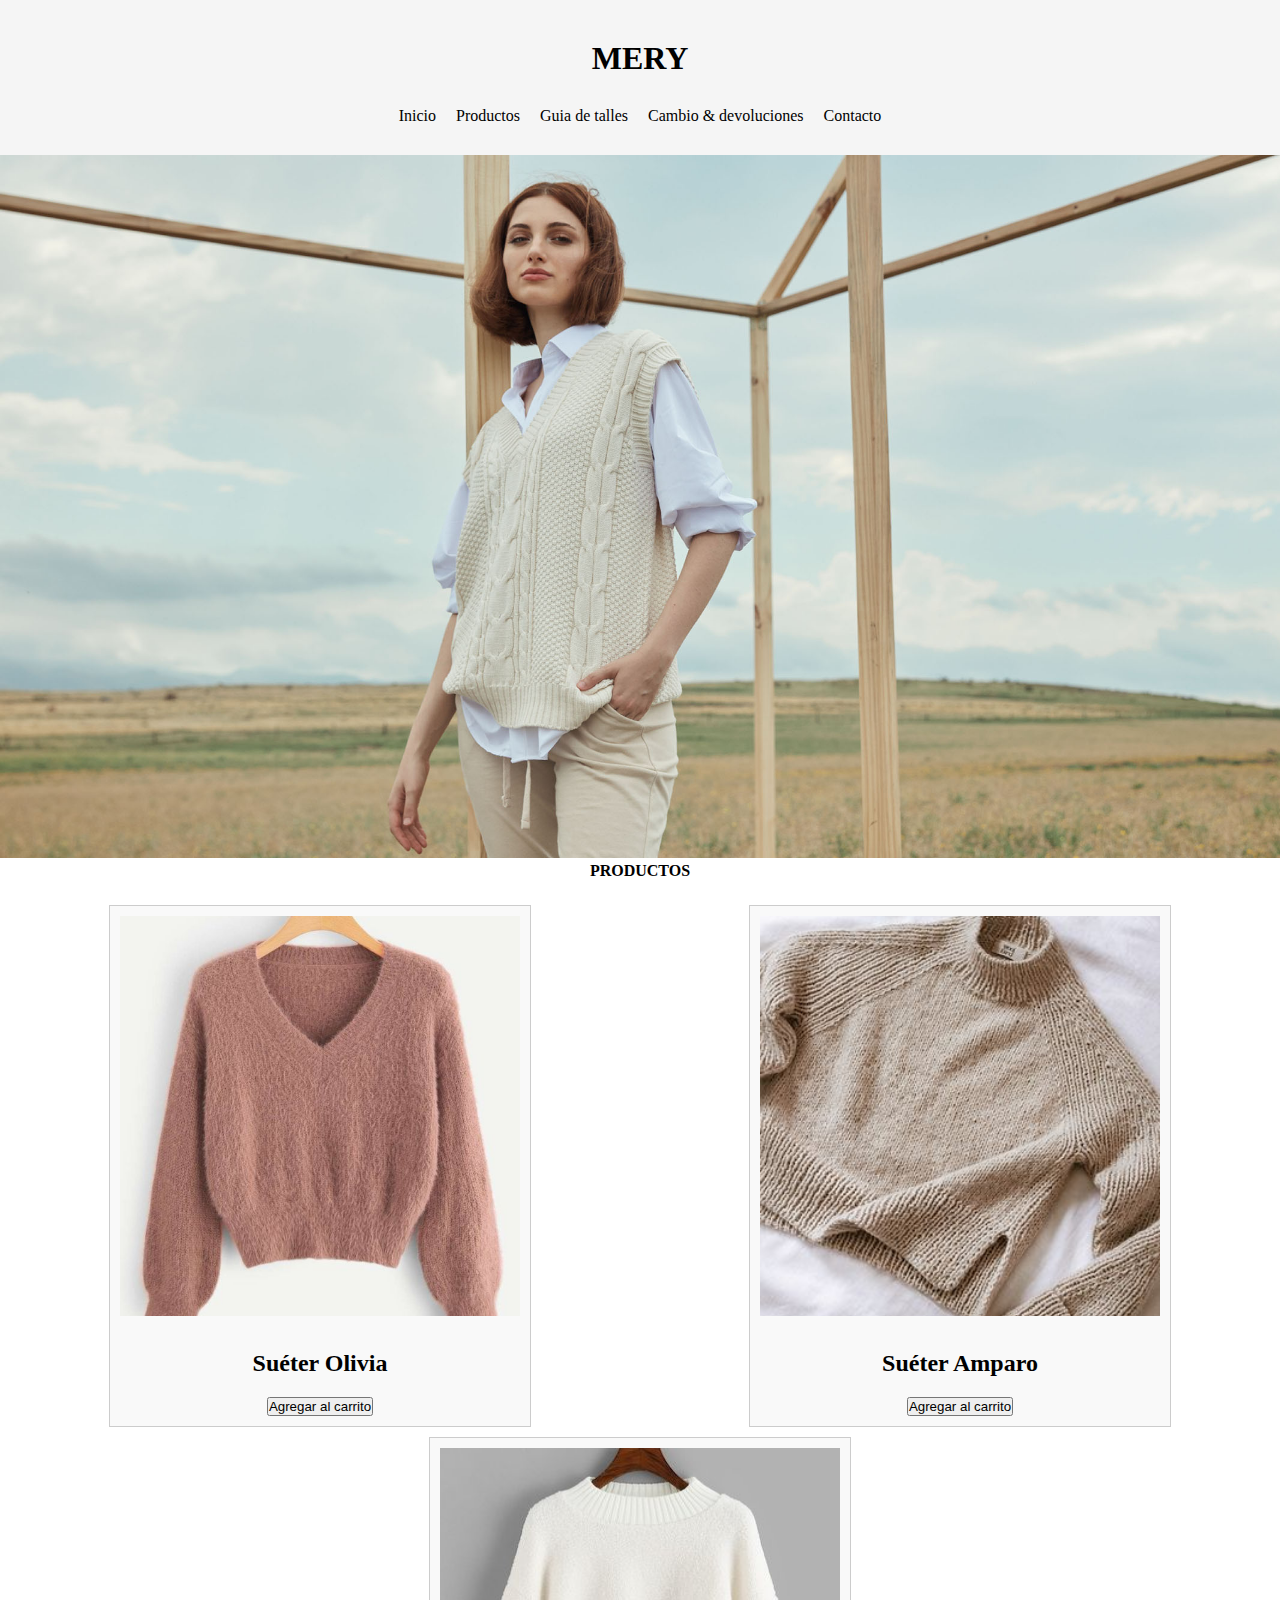
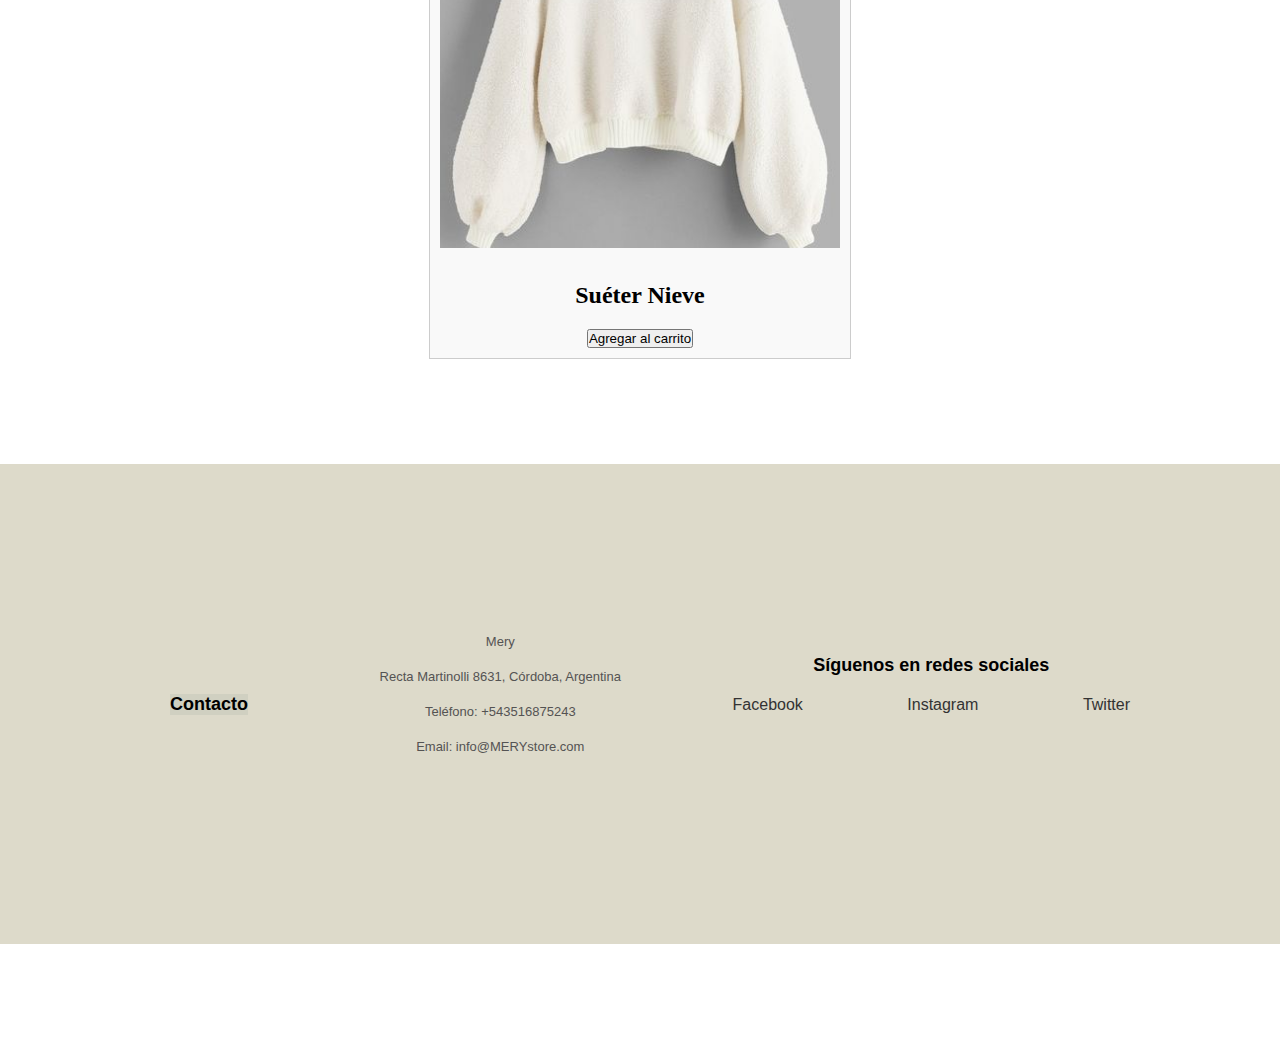
<file: segundaentrega/index.html>
<!DOCTYPE html>
<html lang="es">
<head>
    <meta charset="UTF-8">
    <meta name="viewport" content="width=device-width, initial-scale=1.0">
    <link rel="shortcut icon" href="./recursos/LOGO.jpg" type="image/x-icon">
    
    <link rel="stylesheet" href="./css/style.css">
    <title>Mery Sweater</title>
</head>

<body>
   
<header>

 <h1>MERY</h1>
   
<nav>
    <ul>
       <a  class="nav"  href="./index.html">Inicio</a>
        <a  class="nav"  href="./pages/productos.html">Productos</a>
        <a  class="nav"  href="./pages/guia-de-talles.html">Guia de talles</a>
        <a  class="nav"  href="./pages/cambio-devoluciones.html">Cambio & devoluciones</a>
        <a  class="nav"  href="./pages/contacto.html">Contacto</a>
    </ul>
</nav>
   

 </header>


<main>

<img class="fotoinicio"src="./recursos/fondo.jpg" alt="fondo">
    
    <h4>Productos</h4>

    <section class="sweaters">
        <div class="sweater">
          <img src="./recursos/sueter rosa.jpg" alt="Suéter 1">
          <h2>Suéter Olivia</h2>
          <button>Agregar al carrito</button>
        </div>
        
        <div class="sweater">
          <img src="./recursos/griss.jpg" alt="Suéter 2">
          <h2>Suéter Amparo</h2>
          <button>Agregar al carrito</button>
        </div>
        
        <div class="sweater">
          <img src="./recursos/sueter blanco 1.jpg" alt="Suéter 3">
          <h2>Suéter Nieve</h2>
          <button>Agregar al carrito</button>
        </div>
      </section>

</main>
    
<footer>
    
<h3 class="contacto1">Contacto</h3>

    <div class="contacto">

        <p>Mery</p>
        <p>Recta Martinolli 8631, Córdoba, Argentina</p>
        <p>Teléfono: +543516875243</p>
        <p>Email: info@MERYstore.com</p>
      </div>
      <div class="redes-sociales">
        <h5>Síguenos en redes sociales</h5>
        <ul>
          <li><a href="https://www.facebook.com/MERY" target="_blank">Facebook</a></li>
          <li><a href="https://www.instagram.com/MERY" target="_blank">Instagram</a></li>
          <li><a href="https://www.twitter.com/MERY" target="_blank">Twitter</a></li>
        </ul>
      </div>

</footer>


</body>
</html>
</file>
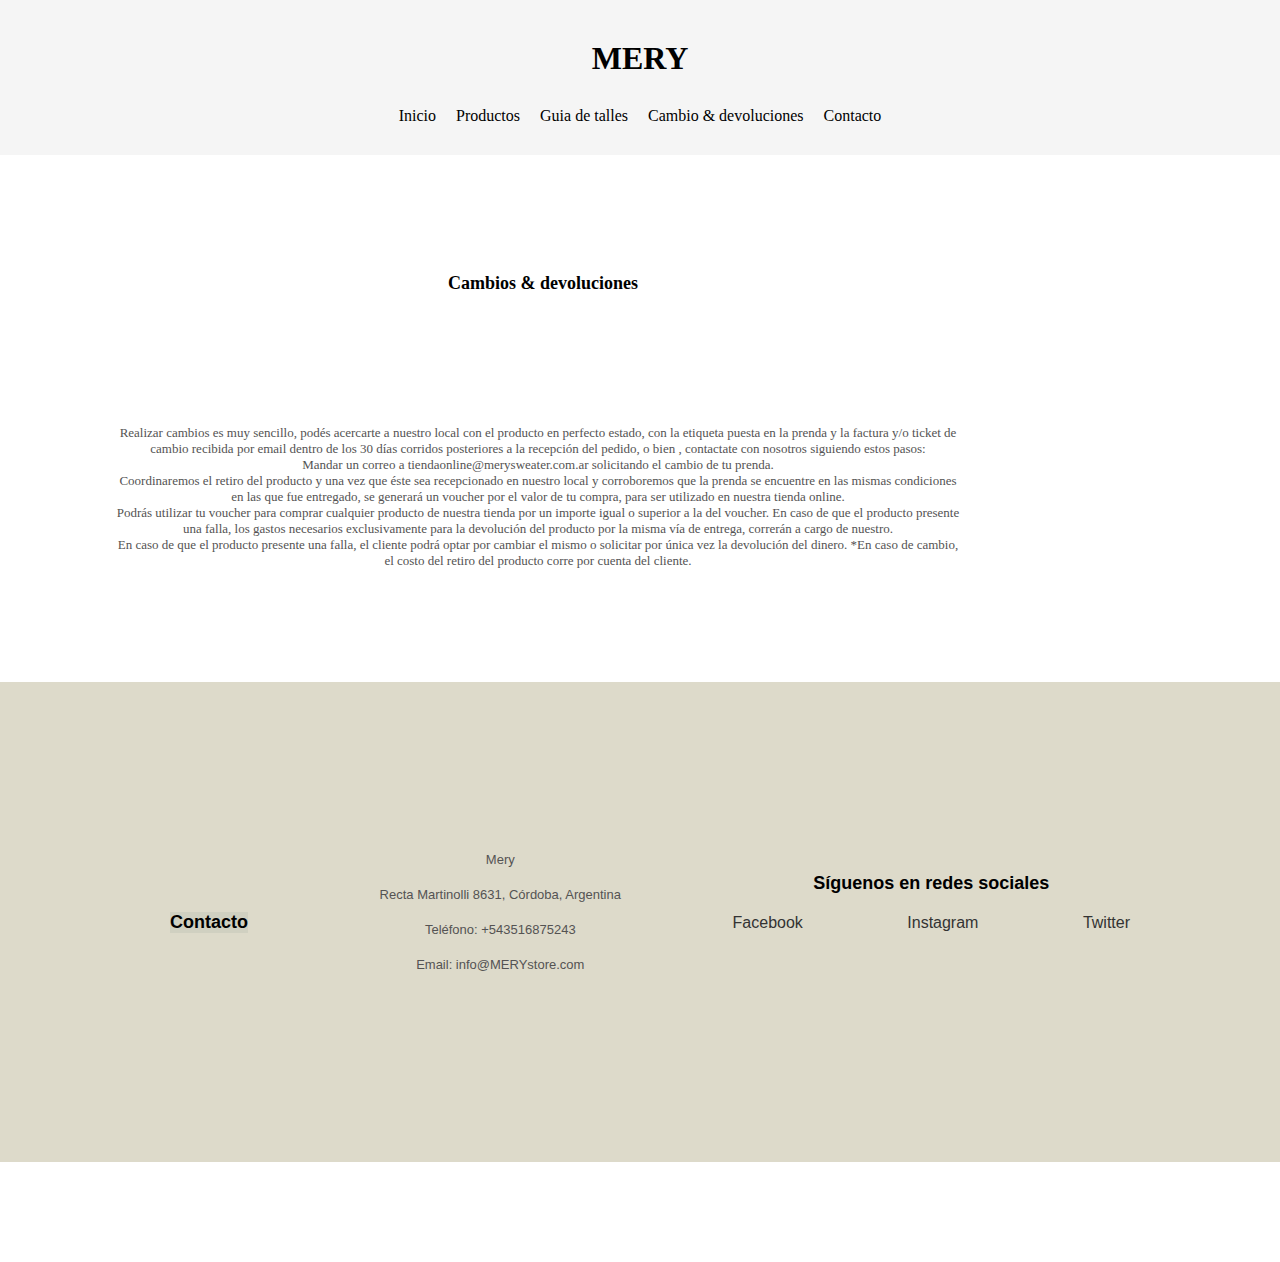
<file: segundaentrega/pages/cambio-devoluciones.html>
<!DOCTYPE html>
<html lang="en">
<head>
    <meta charset="UTF-8">
    <meta name="viewport" content="width=device-width, initial-scale=1.0">
    <link rel="shortcut icon" href="../recursos/LOGO.jpg" type="image/x-icon">
    <link rel="stylesheet" href="../css/style.css">
    <title> Cambio & devoluciones</title>
</head>

<body>

    <header>
        <h1>MERY</h1>
        <nav>
             <ul>
                <a  class="nav" href="../index.html">Inicio</a>
                <a  class="nav" href="./productos.html">Productos</a>
                <a  class="nav" href="./guia-de-talles.html">Guia de talles</a>
                <a  class="nav" href="./cambio-devoluciones.html">Cambio & devoluciones</a>
                <a  class="nav" href="./contacto.html">Contacto</a>
            </ul>
        </nav>
    

    </header>
   
    <main>

        <h3  class="textocyd">Cambios & devoluciones</h3>

    
        <p class="textocyd">Realizar cambios es muy sencillo, podés acercarte a nuestro local con el producto en perfecto estado, con la etiqueta puesta en la prenda y la factura y/o ticket de cambio recibida por email dentro de los 30 días corridos posteriores a la recepción del pedido, o bien , contactate con nosotros siguiendo estos pasos: 
        <br>
        Mandar un correo a tiendaonline@merysweater.com.ar solicitando el cambio de tu prenda.
        <br>
        Coordinaremos el retiro del producto y una vez que éste sea recepcionado en nuestro local y corroboremos que la prenda se encuentre en las mismas condiciones en las que fue entregado, se generará un voucher por el valor de tu compra, para ser utilizado en nuestra tienda online.
        <br>
        Podrás utilizar tu voucher para comprar cualquier producto de nuestra tienda por un importe igual o superior a la del voucher. En caso de que el producto presente una falla, los gastos necesarios exclusivamente para la devolución del producto por la misma vía de entrega, correrán a cargo de nuestro.
       <br> 
        En caso de que el producto presente una falla, el cliente podrá optar por cambiar el mismo o solicitar por única vez la devolución del dinero. *En caso de cambio, el costo del retiro del producto corre por cuenta del cliente. </p>
        

    </main>

    <footer>

        <h3 class="contacto1">Contacto</h3>

        <div class="contacto">
    
            <p>Mery</p>
            <p>Recta Martinolli 8631, Córdoba, Argentina</p>
            <p>Teléfono: +543516875243</p>
            <p>Email: info@MERYstore.com</p>
          </div>
          <div class="redes-sociales">
            <h5>Síguenos en redes sociales</h5>
            <ul>
              <li><a href="https://www.facebook.com/MERY" target="_blank">Facebook</a></li>
              <li><a href="https://www.instagram.com/MERY" target="_blank">Instagram</a></li>
              <li><a href="https://www.twitter.com/MERY" target="_blank">Twitter</a></li>
            </ul>
          </div>

    </footer>
     
        
</body>
</html>
</file>
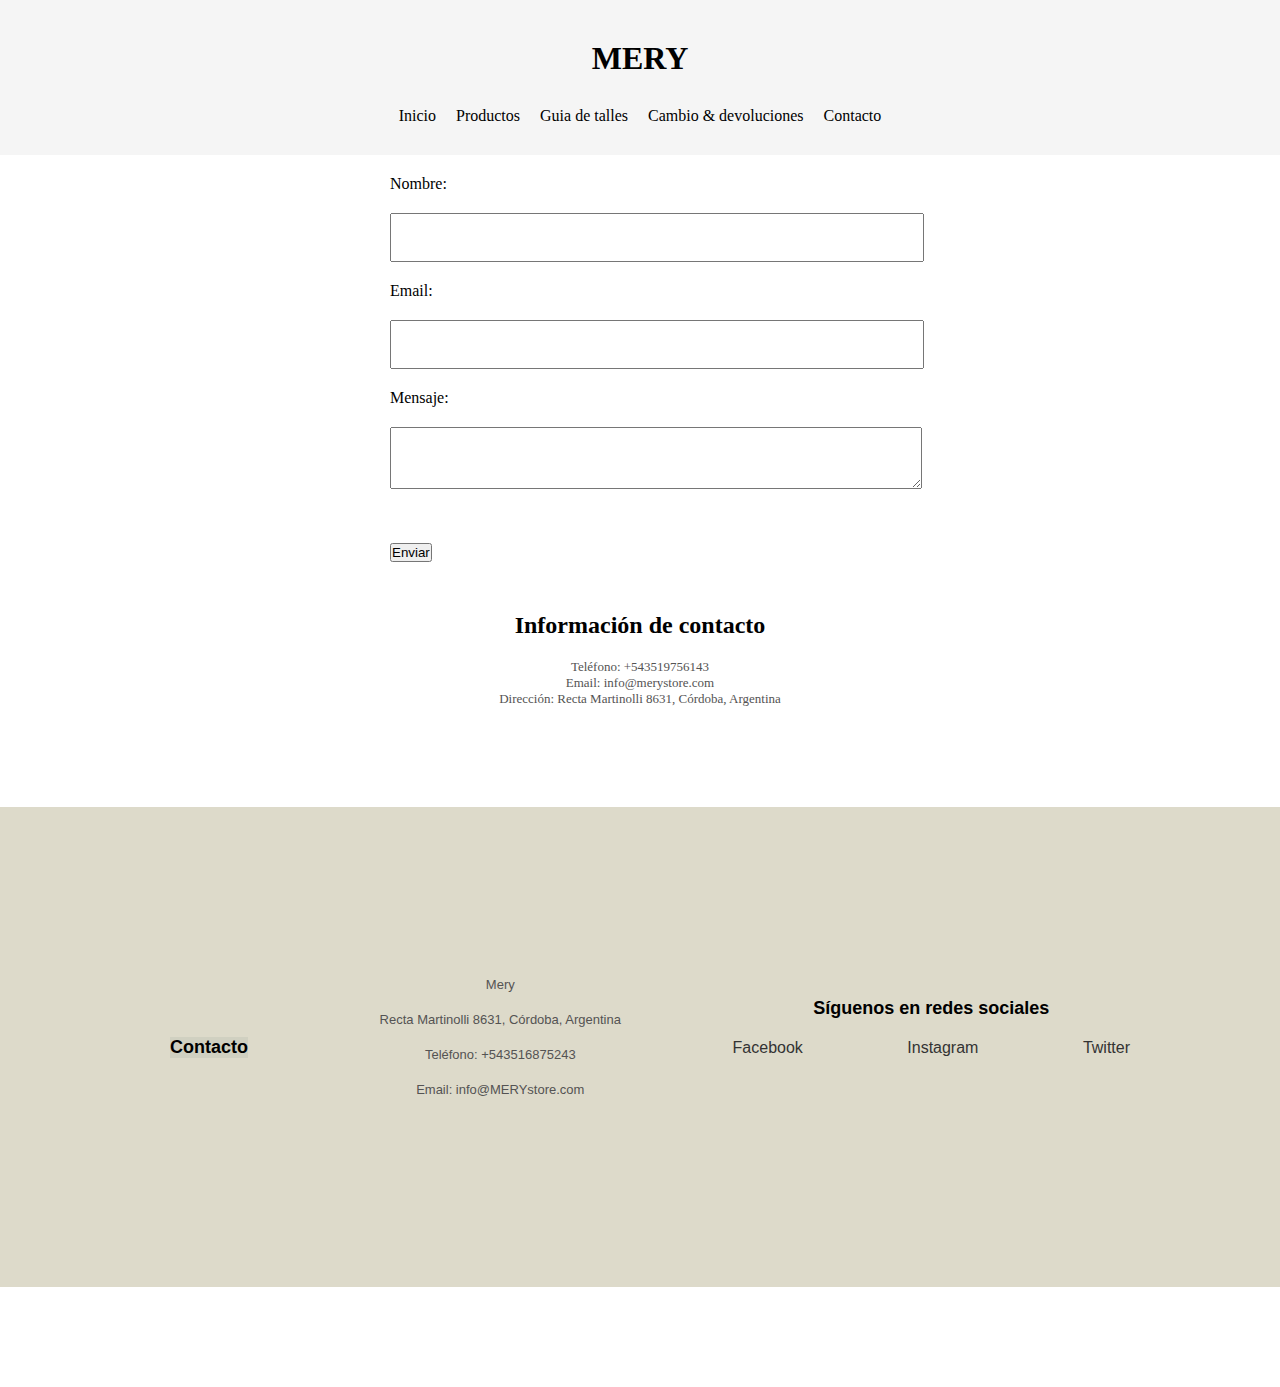
<file: segundaentrega/pages/contacto.html>
<!DOCTYPE html>
<html lang="en">
<head>
    <meta charset="UTF-8">
    <meta name="viewport" content="width=device-width, initial-scale=1.0">
    <link rel="shortcut icon" href="../recursos/LOGO.jpg" type="image/x-icon">
    <link href="https://cdn.jsdelivr.net/npm/bootstrap@5.3.0/dist/css/bootstrap.min.css" rel="stylesheet" integrity="sha384-9ndCyUaIbzAi2FUVXJi0CjmCapSmO7SnpJef0486qhLnuZ2cdeRhO02iuK6FUUVM" crossorigin="anonymous">
    <link rel="stylesheet" href="../css/style.css">
    <title>Contacto</title>
</head>

<body>
    
    <header>

            <h1 style="font-size: 2em; font-weight: bold;" >MERY</h1> 

        <nav>
            <ul style="font-family: Cambria, Cochin, Georgia, Times, 'Times New Roman', serif;" >
                <a  class="nav" href="../index.html">Inicio</a>
                <a  class="nav" href="./productos.html">Productos</a>
                <a  class="nav" href="./guia-de-talles.html">Guia de talles</a>
                <a  class="nav" href="./cambio-devoluciones.html">Cambio & devoluciones</a>
                <a  class="nav" href="./contacto.html">Contacto</a>
             </ul>
        </nav>

    

    </header>
  
    <main>
        
       


<div style="font-family: 'Times New Roman', Times, serif;  " class="contacto-formulario">
    <form action="enviar_formulario.php" method="POST">
      <label for="nombre">Nombre:</label>
      <input type="text" id="nombre" name="nombre" required>
      
      <label for="email">Email:</label>
      <input type="email" id="email" name="email" required>
      
      <label for="mensaje">Mensaje:</label>
      <textarea id="mensaje" name="mensaje" required></textarea>
      
      <input type="submit" value="Enviar">
    </form>
  </div>


 <div class="informacion-contacto">
            <h2>Información de contacto</h2>
            <p>Teléfono: +543519756143</p>
            <p>Email: info@merystore.com</p>
            <p>Dirección: Recta Martinolli 8631, Córdoba, Argentina</p>
          </div>


    </main>

<footer>

    <h3 class="contacto1">Contacto</h3>

    <div class="contacto">

        <p>Mery</p>
        <p>Recta Martinolli 8631, Córdoba, Argentina</p>
        <p>Teléfono: +543516875243</p>
        <p>Email: info@MERYstore.com</p>
      </div>
      <div class="redes-sociales">
        <h5>Síguenos en redes sociales</h5>
        <ul>
          <li><a href="https://www.facebook.com/MERY" target="_blank">Facebook</a></li>
          <li><a href="https://www.instagram.com/MERY" target="_blank">Instagram</a></li>
          <li><a href="https://www.twitter.com/MERY" target="_blank">Twitter</a></li>
        </ul>
      </div>

</footer>
    


<script src="https://cdn.jsdelivr.net/npm/bootstrap@5.3.0/dist/js/bootstrap.bundle.min.js" integrity="sha384-geWF76RCwLtnZ8qwWowPQNguL3RmwHVBC9FhGdlKrxdiJJigb/j/68SIy3Te4Bkz" crossorigin="anonymous"></script>
</body>
</html>
</file>
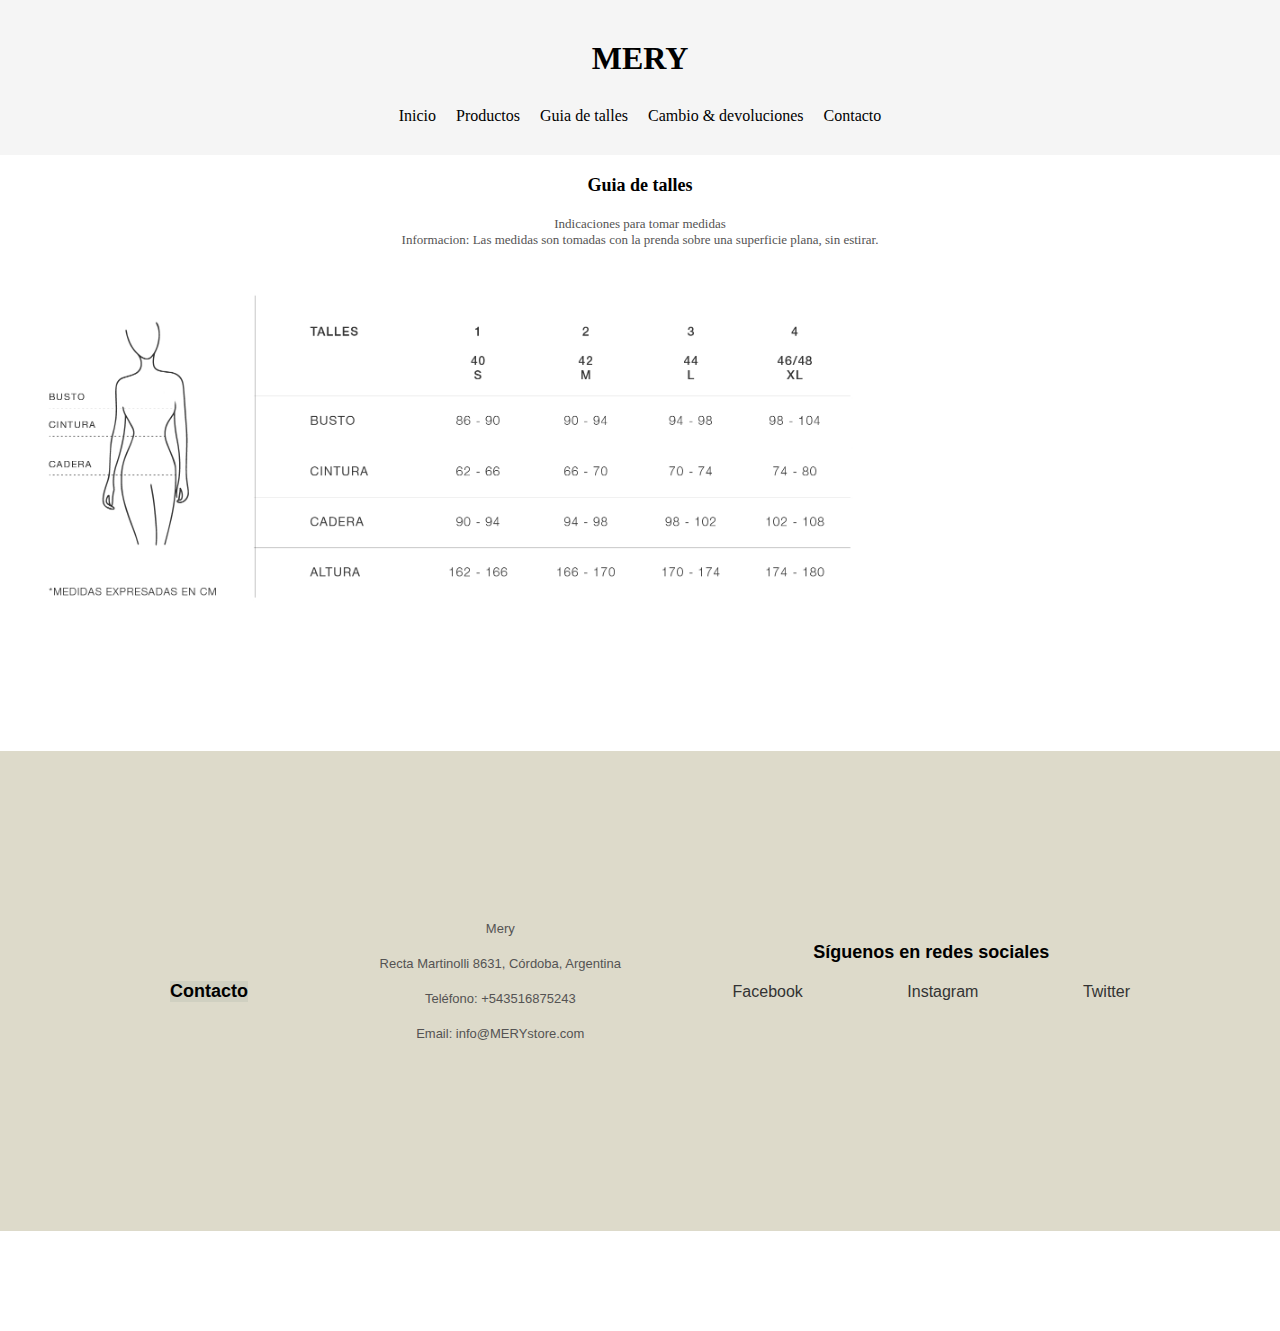
<file: segundaentrega/pages/guia-de-talles.html>
<!DOCTYPE html>
<html lang="en">
<head>
    <ul>
    <meta charset="UTF-8">
    <meta name="viewport" content="width=device-width, initial-scale=1.0">
    <link rel="shortcut icon" href="../recursos/LOGO.jpg" type="image/x-icon">
    <link rel="stylesheet" href="../css/style.css">
    <title>Guia de talles</title>
    </ul>
</head>

<body>

    <header>
    
        <h1>MERY</h1>
   
<nav>
    <ul>
        <a  class="nav"  href="../index.html">Inicio</a>
        <a  class="nav"  href="./productos.html">Productos</a>
        <a  class="nav"  href="./guia-de-talles.html">Guia de talles</a>
        <a  class="nav"  href="./cambio-devoluciones.html">Cambio & devoluciones</a>
        <a  class="nav"  href="./contacto.html">Contacto</a>
    </ul>
</nav>
    
    </header>
 
    <main>

<h3>Guia de talles</h3>

    <p>Indicaciones para tomar medidas</p>

    <p>Informacion: Las medidas son tomadas con la prenda sobre una superficie plana, sin estirar.</p>

    <img class="guia" src="../recursos/guia de talles.jpg" alt="Guia de talles">

    </main>
    
    <footer>

        <h3 class="contacto1">Contacto</h3>

        <div class="contacto">
    
            <p>Mery</p>
            <p>Recta Martinolli 8631, Córdoba, Argentina</p>
            <p>Teléfono: +543516875243</p>
            <p>Email: info@MERYstore.com</p>
          </div>
          <div class="redes-sociales">
            <h5>Síguenos en redes sociales</h5>
            <ul>
              <li><a href="https://www.facebook.com/MERY" target="_blank">Facebook</a></li>
              <li><a href="https://www.instagram.com/MERY" target="_blank">Instagram</a></li>
              <li><a href="https://www.twitter.com/MERY" target="_blank">Twitter</a></li>
            </ul>
          </div>

    </footer>





</body>
</html>
</file>
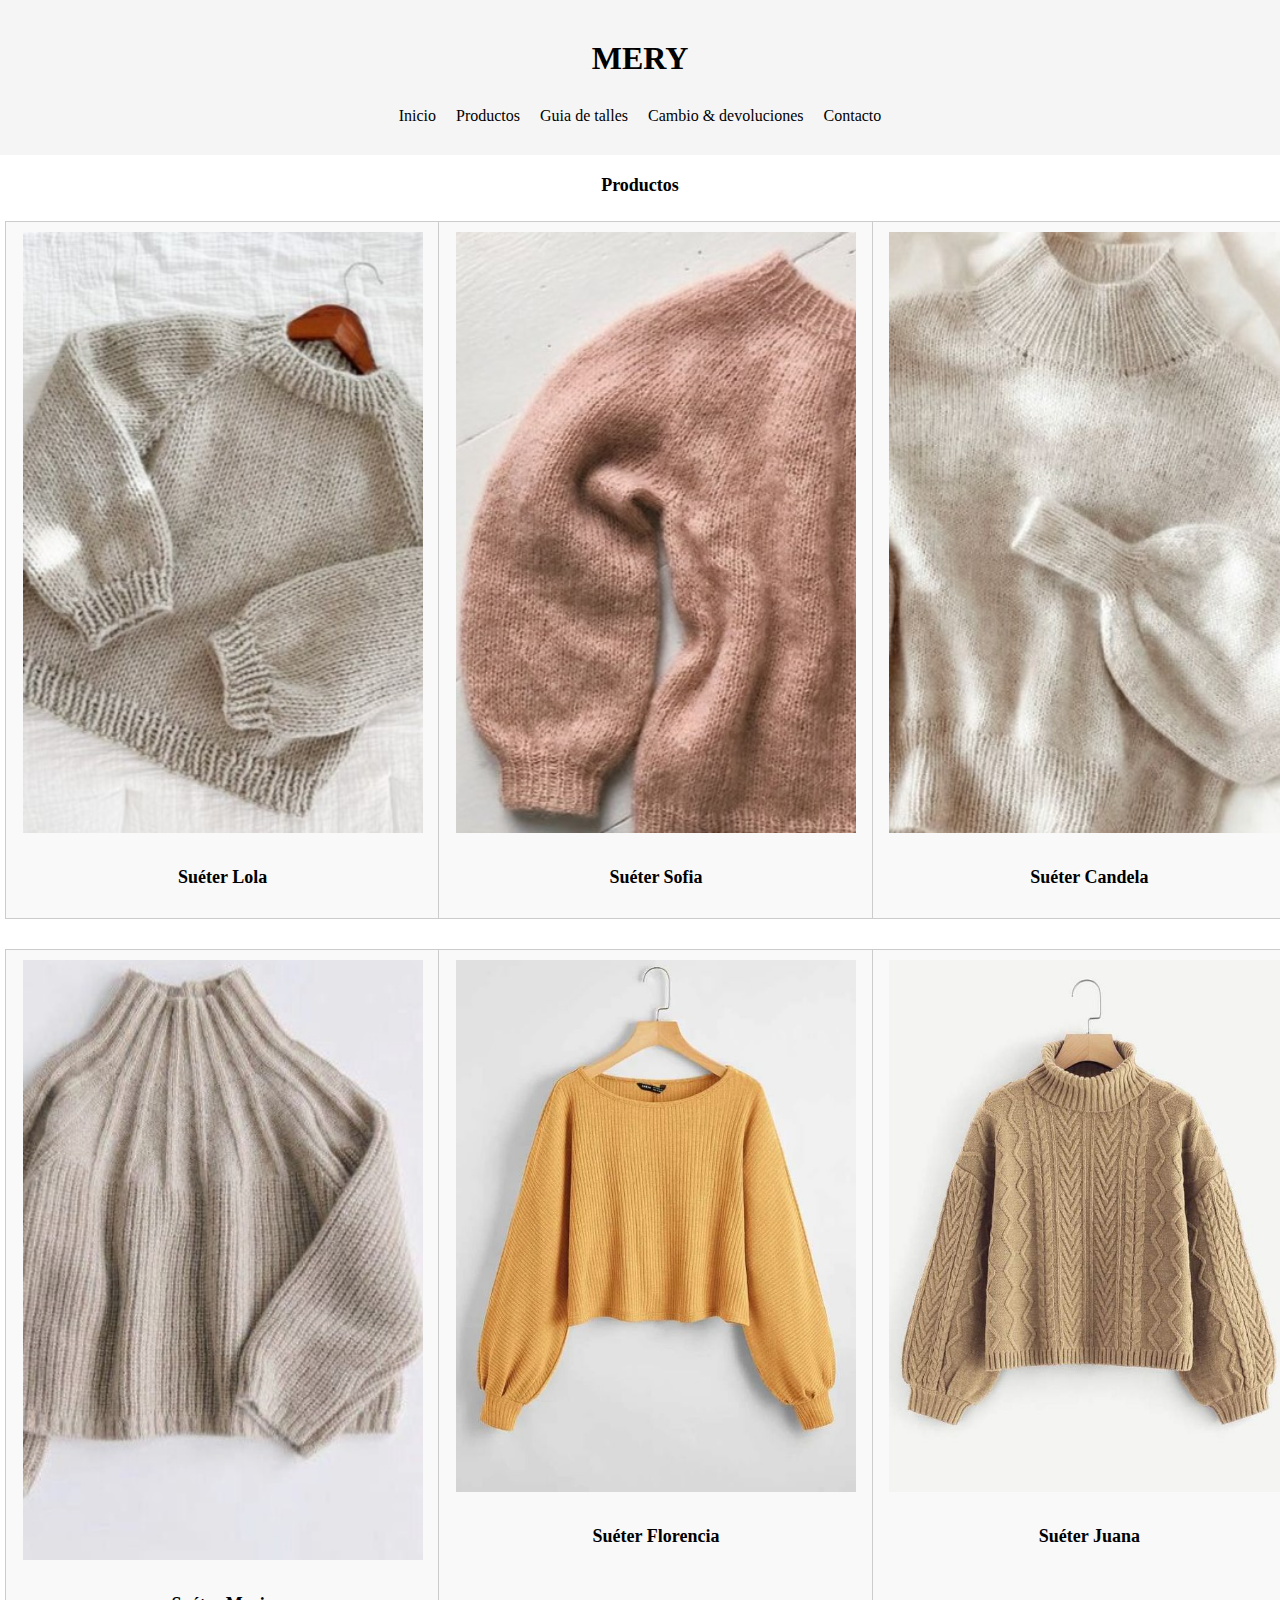
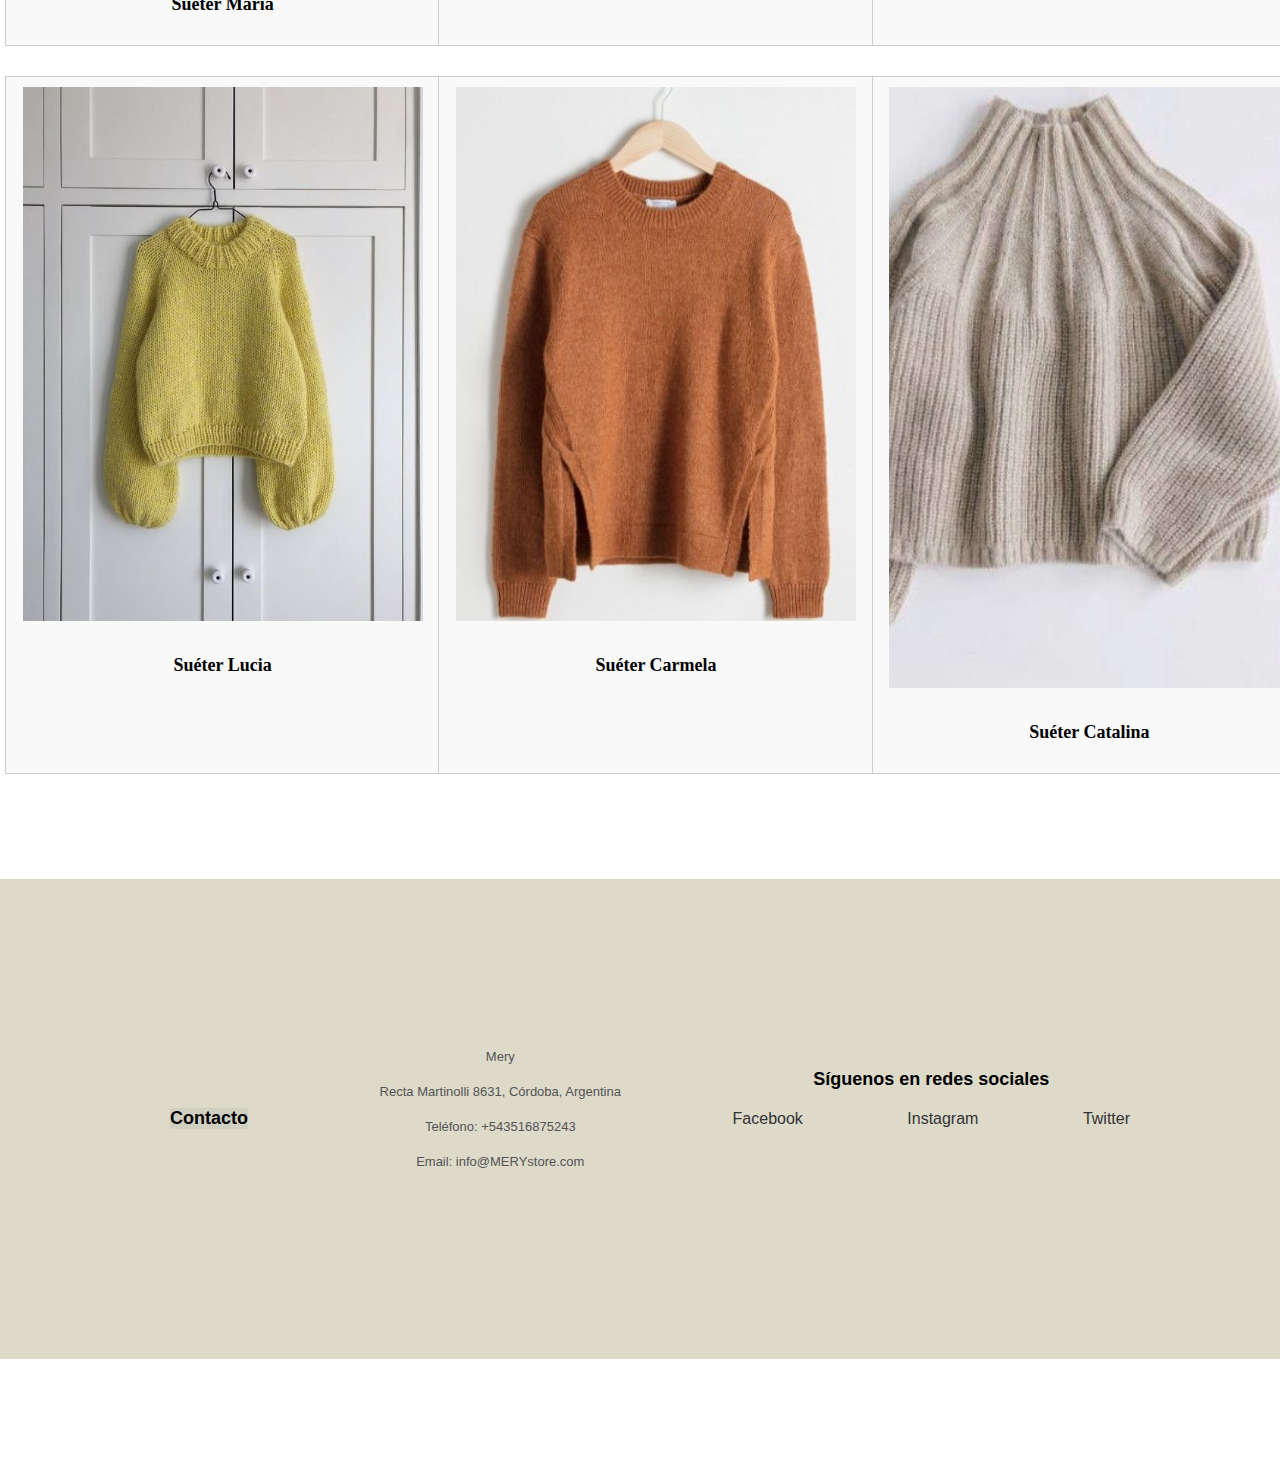
<file: segundaentrega/pages/productos.html>
<!DOCTYPE html>
<html lang="en">
<head>
    <meta charset="UTF-8">
    <meta name="viewport" content="width=device-width, initial-scale=1.0">
    <link rel="shortcut icon" href="../recursos/LOGO.jpg" type="image/x-icon">
    <link rel="stylesheet" href="../css/style.css">
    <title>Productos</title>

</head>
<body>
   
    <header>

         <h1>MERY</h1>
        <nav>
            <ul>
                <a class="nav"  href="../index.html">Inicio</a>
                <a class="nav"  href="./productos.html">Productos</a>
                <a class="nav"  href="./guia-de-talles.html">Guia de talles</a>
                <a class="nav"  href="./cambio-devoluciones.html">Cambio & devoluciones</a>
                <a class="nav"  href="./contacto.html">Contacto</a>
            </ul>
        </nav>

   

    </header>
 
 <main>

<h3>Productos</h3>
 
    <div class="fotos-producto">
    <div class="sweater-1">
       <img src="../recursos/grisss.jpg" alt="Suéter 4">
       <h3>Suéter Lola</h3>
     
   </div>
   <div class="sweater-1">
     <img src="../recursos/rossssa.jpg" alt="Suéter 2">
     <h3>Suéter Sofia</h3>
    
   </div>
   <div class="sweater-1">
     <img src="../recursos/blanco 22.jpg" alt="Suéter 3">
     <h3>Suéter Candela</h3>
     
   </div>
   <div class="sweater-1">
     <img src="../recursos/sueter gris redondo.jpg" alt="Suéter 4">
     <h3>Suéter Maria</h3>
     
   </div>
   <div class="sweater-1">
       <img src="../recursos/sueter amarillo.jpg" alt="Suéter 4">
       <h3>Suéter Florencia</h3>
       
     </div>
     <div class="sweater-1">
       <img src="../recursos/4d5acb832d5594f8036ab78bc7dd4626.jpg" alt="Suéter 4">
       <h3>Suéter Juana</h3>
      
     </div>
     <div class="sweater-1">
       <img src="../recursos/Nueva carpeta/verde.jpg" alt="Suéter 4">
       <h3>Suéter Lucia</h3>
       
     </div>
     <div class="sweater-1">
       <img src="../recursos/Nueva carpeta/marron.jpg" alt="Suéter 4">
       <h3>Suéter Carmela</h3>
       
     </div>
    <div class="sweater-1">
     <img src="../recursos/sueter gris redondo.jpg" alt="Suéter 1">
     <h3>Suéter Catalina</h3>
     
 </div>
<!--
    <img class="prod1" src="../recursos/sueter blanco 1.jpg" alt="Sueter Blanco">
    <img class="prod1" src="../recursos/sueter rosa.jpg" alt="Sueter Rosa">
    <img class="prod1" src="../recursos/sueter gris.jpg" alt="Sueter Gris">
    <img class="prod1" src="../recursos/sueter amarillo.jpg" alt="Sueter Amarillo">
  
    <img class="prod2" src="../recursos/Nueva carpeta/amarillo.jpg" alt="amarillo">
    <img class="prod2" src="../recursos/Nueva carpeta/blanco.jpg" alt="blanco">
    <img class="prod2" src="../recursos/Nueva carpeta/rosa.jpg" alt="rosa">
    <img class="prod2" src="../recursos/Nueva carpeta/verdecito.jpg" alt="Sueter Blanco">

    <img class="prod2" src="../recursos/Nueva carpeta/gris.jpg" alt="gris">
    <img class="prod2" src="../recursos/Nueva carpeta/verde.jpg" alt="verde">
    <img class="prod2" src="../recursos/Nueva carpeta/lineas.jpg" alt="lineas">
    <img class="prod2" src="../recursos/Nueva carpeta/marron.jpg" alt="marron">
-->
 </main>
    
 <footer>
    
    <h3 class="contacto1">Contacto</h3>

    <div class="contacto">

        <p>Mery</p>
        <p>Recta Martinolli 8631, Córdoba, Argentina</p>
        <p>Teléfono: +543516875243</p>
        <p>Email: info@MERYstore.com</p>
      </div>
      <div class="redes-sociales">
        <h5>Síguenos en redes sociales</h5>
        <ul>
          <li><a href="https://www.facebook.com/MERY" target="_blank">Facebook</a></li>
          <li><a href="https://www.instagram.com/MERY" target="_blank">Instagram</a></li>
          <li><a href="https://www.twitter.com/MERY" target="_blank">Twitter</a></li>
        </ul>
      </div>

 </footer>
  
   
</body>
</html>
</file>
<file: segundaentrega/css/style.css>
*{
    margin: 0;
    padding: 0;
  }
  /*---producto---  */

 .sweater-1 {
         width: 400px;
        margin: 5px;
        padding: 10px;
        background-color: #f9f9f9;
        border: 1px solid #ccc;
        text-align: center;
      }
         
    .sweater-1 img {
        width: 400px;
        height: 400px;
        object-fit: cover;
        margin-bottom: 10px;
        max-width: 100%;
        height: auto;
        
      }

      @media (min-width: 768px) {
    .fotos-producto {
        display: grid;
        grid-template-columns: repeat(3, 1fr);
        grid-gap: 20px;
        max-width: 1500px;
        margin: 0 auto;
      }

      .sweater-1{
        width: 100%;
      }
      }
      /*titulo mery*/
h1{
    color: rgb(0, 0, 0);
    font-family: Cambria, Cochin, Georgia, Times, 'Times New Roman', serif;
    text-align: center;
    margin: 20px; 
    }

/*menu*/
.nav{
    margin: 10px;
    text-align: center;
    display: inline-block;
    position: initial;
    padding: 20x;
    }

/*foto de inicio*/
.fotoinicio{
    width: 1500px;
    
    }

    /*informacion de contacto*/
.contacto1{
    background-color: rgb(208, 208, 193);
    text-align: center;   
}

.info{
    background-color:rgb(208, 208, 193);
    text-align: center;
}


h4{
    text-transform: uppercase;
    color: rgb(0, 0, 0);
    text-align: center;
}

img{
    width: 550px;
}

.inicio1{
    color: grey;
font-family: 'Times New Roman', Times, serif;}


/*---contacto----*/
.cont1{
    text-align: left;
    font-size: medium;

}
.form1{
    text-align: left;
    
}

.imagen1{
    width: 370px;
}


a{
    text-decoration: none;
    color: black;
    text-align: center;
}

h2{
    color: rgb(0, 0, 0);
    font-family: Cambria, Cochin, Georgia, Times, 'Times New Roman', serif;
    text-align: center;
    margin: 20px; 
}



/*---cambios y devoluciones---*/

.textocyd{
 font-family: 'Times New Roman', Times, serif;
    margin: 100px;
    width: 850px;
    text-align: center;
    padding: 1em;
}



/*----guia de talles-----*/
h3{
    margin: 20px;
    text-align: center;
    font-size: 18px;
}
.guia{
    width: 900px;
    margin-right: 150px;
   
   }
   
   p{
    color: rgb(84, 83, 83);
    text-align: center;
    font-size: 13px;
}

/*----MAIN index----*/

.sweaters {
    display: flex;
    justify-content: space-around;
    flex-wrap: wrap;
    margin-top: 20px;
  }
  
  .sweater {
    width: 400px;
    margin: 5px;
    padding: 10px;
    background-color: #f9f9f9;
    border: 1px solid #ccc;
    text-align: center;
  }
  
  .sweater img {
    width: 400px;
    height: 400px;
    object-fit: cover;
    margin-bottom: 10px;
  }

  

    /*----HEADER index----*/

    
  header {
    background-color: #f5f5f5;
    padding: 20px;
    text-align: center;
  }
  
  nav ul {
    display: flex;
    justify-content: center;
    list-style: none;
    padding: 0;
    margin: 0;
  }
  
  nav ul li {
    margin-right: 10px;
  }
  
  nav ul li:last-child {
    margin-right: 0;
  }
  
  nav ul li a {
    text-decoration: none;
    color: #333;
  }


  /*---info de contacto---*/

  .contacto-formulario {
    max-width: 500px;
    margin: 0 auto;
  }
  
  label {
    display: block;
    margin-top: 20px;
  }
  
  input[type="text"],
  input[type="email"],
  textarea {
    width: 100%;
    padding: 15px;
    margin-top: 20px;
  }
  
  input[type="submit"] {
    display: block;
    margin-top: 50px;
  }
  
  .informacion-contacto {
    margin-top: 50px;
    text-align: center;
  }
  
  
  
  
  /*-----FOOTER----*/
 
  footer {
    margin: 100px 0;
    background-color: #dddaca;
    padding: 150px;
    display: flex;
    justify-content: space-between;
    align-items: center;
    flex-wrap: wrap;
    font-family: Arial, sans-serif;
  }

  .contacto, .redes-sociales {
    margin-bottom: 20px;
    text-align: center;
  }
  
  .contacto h5, .redes-sociales h5 {
    font-size: 18px;
    margin-bottom: 20px;
  }
  
  .contacto p, .redes-sociales ul {
    margin: 20px 0;
  }
  
  .redes-sociales ul li {
    display: inline;
    margin-right: 100px;
  }
  
  .redes-sociales ul li:last-child {
    margin-right: 0;
  }
  
  .redes-sociales ul li a {
    text-decoration: none;
    color: #333;
  }
  
  .redes-sociales ul li a:hover {
    color: rgb(253, 7, 7); }
</file>
